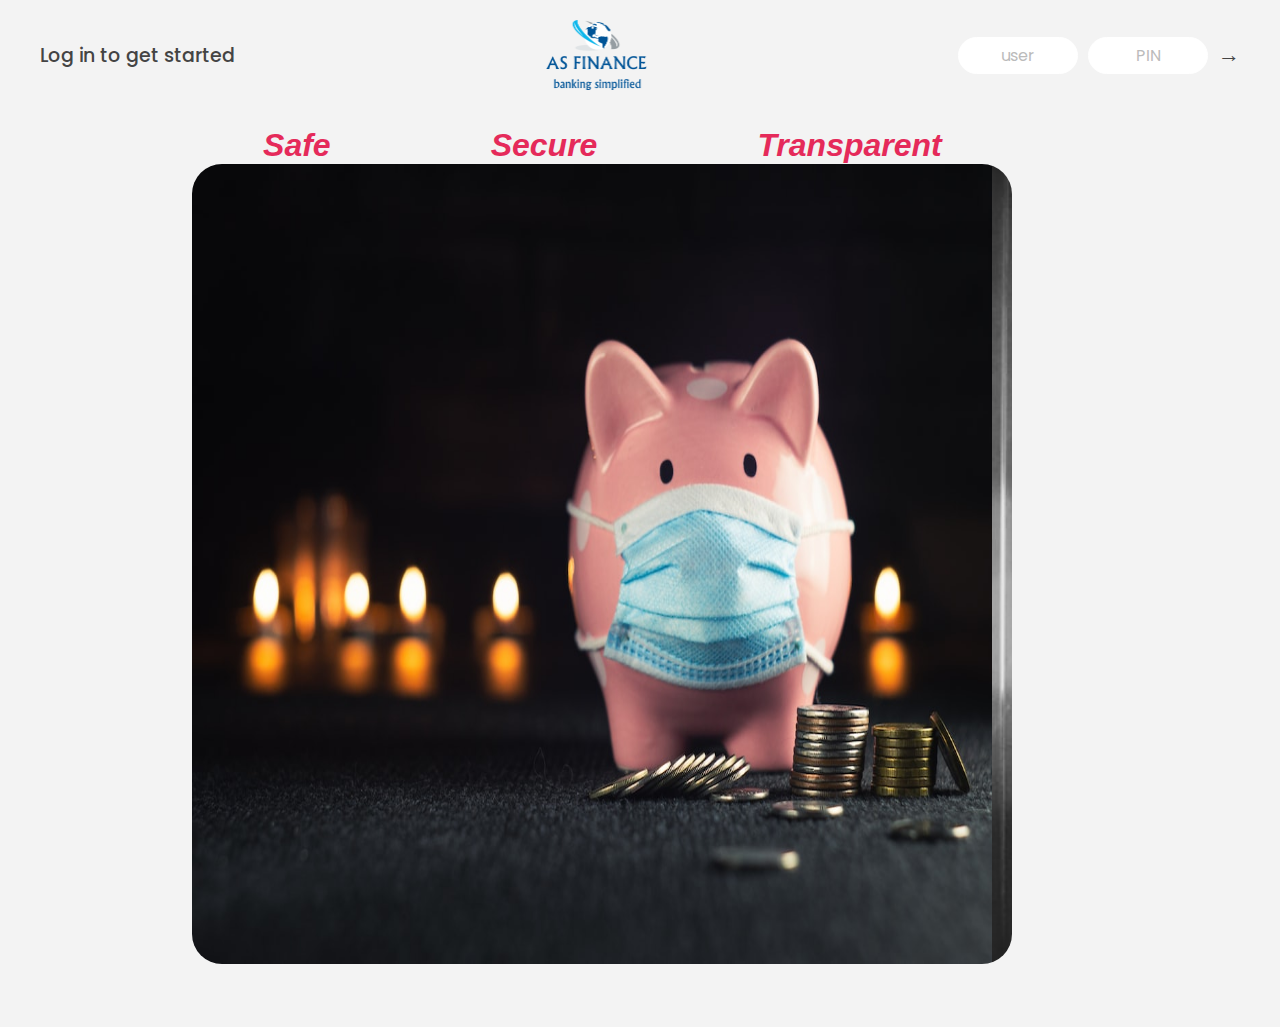
<file: starter/index.html>
<!DOCTYPE html>
<html lang="en">
  <head>
    <meta charset="UTF-8" />
    <meta name="viewport" content="width=device-width, initial-scale=1.0" />
    <meta http-equiv="X-UA-Compatible" content="ie=edge" />
    <link rel="shortcut icon" type="image/png" href="/icon.png" />

    <link
      href="https://fonts.googleapis.com/css?family=Poppins:400,500,600&display=swap"
      rel="stylesheet"
    />

    <link rel="stylesheet" href="style.css" />
    <title>Bankist</title>
  </head>
  <body>
    <!-- TOP NAVIGATION -->
    <nav>
      <p class="welcome">Log in to get started</p>
      <img src="logo.png" alt="Logo" class="logo" />
      <form class="login">
        <input
          type="text"
          placeholder="user"
          class="login__input login__input--user"
        />
        <!-- In practice, use type="password" -->
        <input
          type="text"
          placeholder="PIN"
          maxlength="4"
          class="login__input login__input--pin"
        />
        <button class="login__btn">&rarr;</button>
      </form>
    </nav>
    <div class="done">Done</div>
    <center>
      <div class="card">
        <ul>
          <li class="list"><b> Safe</b></li>
          <li class="list"><b> Secure </b></li>
          <li class="list"><b> Transparent </b></li>
        </ul>
        <div class="cards">
          <div class="card-item">
            <img src="pic1.jfif" alt="" height="800px" />
          </div>

          <div class="card-item">
            <img src="pic2.jfif" alt="" width="800px" />
          </div>

          <div class="card-item">
            <img src="pic3.jfif" alt="" height="800px" />
          </div>
        </div>
      </div>
    </center>
    <main class="app">
      <!-- BALANCE -->
      <div class="balance">
        <div>
          <p class="balance__label">Current balance</p>
          <p class="balance__date">
            As of <span class="date">05/03/2037</span>
          </p>
        </div>
        <p class="balance__value">0000€</p>
      </div>

      <!-- MOVEMENTS -->
      <div class="movements">
        <div class="movements__row">
          <div class="movements__type movements__type--deposit">2 deposit</div>
          <div class="movements__date">3 days ago</div>
          <div class="movements__value">4 000€</div>
        </div>
        <div class="movements__row">
          <div class="movements__type movements__type--withdrawal">
            1 withdrawal
          </div>
          <div class="movements__date">24/01/2037</div>
          <div class="movements__value">-378€</div>
        </div>
      </div>

      <!-- SUMMARY -->
      <div class="summary">
        <p class="summary__label">In</p>
        <p class="summary__value summary__value--in">0000€</p>
        <p class="summary__label">Out</p>
        <p class="summary__value summary__value--out">0000€</p>
        <p class="summary__label">Interest</p>
        <p class="summary__value summary__value--interest">0000€</p>
        <button class="btn--sort">&downarrow; SORT</button>
      </div>

      <!-- OPERATION: TRANSFERS -->
      <div class="operation operation--transfer">
        <h2>Transfer money</h2>
        <form class="form form--transfer">
          <input type="text" class="form__input form__input--to" />
          <input type="number" class="form__input form__input--amount" />
          <button class="form__btn form__btn--transfer">&rarr;</button>
          <label class="form__label">Transfer to</label>
          <label class="form__label">Amount</label>
        </form>
      </div>

      <!-- OPERATION: LOAN -->
      <div class="operation operation--loan">
        <h2>Request loan</h2>
        <form class="form form--loan">
          <input type="number" class="form__input form__input--loan-amount" />
          <button class="form__btn form__btn--loan">&rarr;</button>
          <label class="form__label form__label--loan">Amount</label>
        </form>
      </div>

      <!-- OPERATION: CLOSE -->
      <div class="operation operation--close">
        <h2>Close account</h2>
        <form class="form form--close">
          <input type="text" class="form__input form__input--user" />
          <input
            type="password"
            maxlength="6"
            class="form__input form__input--pin"
          />
          <button class="form__btn form__btn--close">&rarr;</button>
          <label class="form__label">Confirm user</label>
          <label class="form__label">Confirm PIN</label>
        </form>
      </div>

      <!-- LOGOUT TIMER -->
      <p class="logout-timer">
        You will be logged out in <span class="timer">05:00</span>
      </p>
    </main>

    <!-- <footer>
      &copy; by Jonas Schmedtmann. Don't claim as your own :)
    </footer> -->

    <script src="script.js"></script>
  </body>
</html>
</file>
<file: starter/style.css>
/*
 * Use this CSS to learn some intersting techniques,
 * in case you're wondering how I built the UI.
 * Have fun! 😁
 */

* {
  margin: 0;
  padding: 0;
  box-sizing: inherit;
}

html {
  font-size: 62.5%;
  box-sizing: border-box;
}
.card ul {
  color: #e52a5a;
  display: inline-flex;
  flex-direction: row;
}
.card ul li {
  list-style: none;
  font-size: xx-large;
  font-style: italic;
  margin: 0 80px;
}
/* .list {
  color: #e52a5a;
  display: inline-flex;
  flex-direction: row;
  justify-content: center;
} */
body {
  font-family: 'Poppins', sans-serif;
  color: #444;
  background-color: #f3f3f3;
  height: 100vh;
  padding: 2rem;
}

nav {
  display: flex;
  justify-content: space-between;
  align-items: center;
  padding: 0 2rem;
}

.welcome {
  font-size: 1.9rem;
  font-weight: 500;
}
.done {
  background-color: #39b385;
  color: white;
  /* border: 55rem; */
  padding: 5rem;
  /* align-items: center; */
  width: 50%;
  text-align: center;
  font-size: 60px;
  border-radius: 15px;
  /* opacity: 100; */
  /* animation: tick ; */
  transition: border-radius 15px;
  /* transition: ms; */
  display: none;
  z-index: 9;
  position: absolute;
  margin: 20vh 24vw 20vh 24vw;

  /* @keyframes done {
  0%{opacity: 0;}
  100%{opacity: 1;}
} */
}
.card {
  max-width: 91vw;
  margin: 37px auto;
  font-family: 'Ubuntu', sans-serif;
  z-index: 9;
  position: absolute;
  width: 100%;
  height: 100%;
}
.cards {
  display: flex;
  flex-direction: row;
  width: 820px;
  align-items: center;
  overflow: scroll;
  border-radius: 30px;
}
/* .slider {
  margin: auto;
  width: 80vw;
  margin: 12px auto;
  overflow: scroll;
} */
.card-item {
  display: inline-flex;
  justify-content: center;
  flex-direction: column;
  margin: auto;
  min-height: calc(100vh - 100px - 12vh);
  width: 800px;
}

.logo {
  height: 7rem;
}

.login {
  display: flex;
}

.login__input {
  border: none;
  padding: 0.5rem 2rem;
  font-size: 1.6rem;
  font-family: inherit;
  text-align: center;
  width: 12rem;
  border-radius: 10rem;
  margin-right: 1rem;
  color: inherit;
  border: 1px solid #fff;
  transition: all 0.3s;
}

.login__input:focus {
  outline: none;
  border: 1px solid #ccc;
}

.login__input::placeholder {
  color: #bbb;
}

.login__btn {
  border: none;
  background: none;
  font-size: 2.2rem;
  color: inherit;
  cursor: pointer;
  transition: all 0.3s;
}

.login__btn:hover,
.login__btn:focus,
.btn--sort:hover,
.btn--sort:focus {
  outline: none;
  color: #777;
}

/* MAIN */
.app {
  position: relative;
  max-width: 100rem;
  margin: 4rem auto;
  display: grid;
  grid-template-columns: 4fr 3fr;
  grid-template-rows: auto repeat(3, 15rem) auto;
  gap: 2rem;

  /* NOTE This creates the fade in/out anumation */
  opacity: 0;
  transition: all 1s;
}

.balance {
  grid-column: 1 / span 2;
  display: flex;
  align-items: flex-end;
  justify-content: space-between;
  margin-bottom: 2rem;
}

.balance__label {
  font-size: 2.2rem;
  font-weight: 500;
  margin-bottom: -0.2rem;
}

.balance__date {
  font-size: 1.4rem;
  color: #888;
}

.balance__value {
  font-size: 4.5rem;
  font-weight: 400;
}

/* MOVEMENTS */
.movements {
  grid-row: 2 / span 3;
  background-color: #fff;
  border-radius: 1rem;
  overflow: scroll;
}

.movements__row {
  padding: 2.25rem 4rem;
  display: flex;
  align-items: center;
  border-bottom: 1px solid #eee;
}

.movements__type {
  font-size: 1.1rem;
  text-transform: uppercase;
  font-weight: 500;
  color: #fff;
  padding: 0.1rem 1rem;
  border-radius: 10rem;
  margin-right: 2rem;
}

.movements__date {
  font-size: 1.1rem;
  text-transform: uppercase;
  font-weight: 500;
  color: #666;
}

.movements__type--deposit {
  background-image: linear-gradient(to top left, #39b385, #9be15d);
}

.movements__type--withdrawal {
  background-image: linear-gradient(to top left, #e52a5a, #ff585f);
}

.movements__value {
  font-size: 1.7rem;
  margin-left: auto;
}

/* SUMMARY */
.summary {
  grid-row: 5 / 6;
  display: flex;
  align-items: baseline;
  padding: 0 0.3rem;
  margin-top: 1rem;
}

.summary__label {
  font-size: 1.2rem;
  font-weight: 500;
  text-transform: uppercase;
  margin-right: 0.8rem;
}

.summary__value {
  font-size: 2.2rem;
  margin-right: 2.5rem;
}

.summary__value--in,
.summary__value--interest {
  color: #66c873;
}

.summary__value--out {
  color: #f5465d;
}

.btn--sort {
  margin-left: auto;
  border: none;
  background: none;
  font-size: 1.3rem;
  font-weight: 500;
  cursor: pointer;
}

/* OPERATIONS */
.operation {
  border-radius: 1rem;
  padding: 3rem 4rem;
  color: #333;
}

.operation--transfer {
  background-image: linear-gradient(to top left, #ffb003, #ffcb03);
}

.operation--loan {
  background-image: linear-gradient(to top left, #39b385, #9be15d);
}

.operation--close {
  background-image: linear-gradient(to top left, #e52a5a, #ff585f);
}

h2 {
  margin-bottom: 1.5rem;
  font-size: 1.7rem;
  font-weight: 600;
  color: #333;
}

.form {
  display: grid;
  grid-template-columns: 2.5fr 2.5fr 1fr;
  grid-template-rows: auto auto;
  gap: 0.4rem 1rem;
}

/* Exceptions for interst */
.form.form--loan {
  grid-template-columns: 2.5fr 1fr 2.5fr;
}
.form__label--loan {
  grid-row: 2;
}
/* End exceptions */

.form__input {
  width: 100%;
  border: none;
  background-color: rgba(255, 255, 255, 0.4);
  font-family: inherit;
  font-size: 1.5rem;
  text-align: center;
  color: #333;
  padding: 0.3rem 1rem;
  border-radius: 0.7rem;
  transition: all 0.3s;
}

.form__input:focus {
  outline: none;
  background-color: rgba(255, 255, 255, 0.6);
}

.form__label {
  font-size: 1.3rem;
  text-align: center;
}

.form__btn {
  border: none;
  border-radius: 0.7rem;
  font-size: 1.8rem;
  background-color: #fff;
  cursor: pointer;
  transition: all 0.3s;
}

.form__btn:focus {
  outline: none;
  background-color: rgba(255, 255, 255, 0.8);
}

.logout-timer {
  padding: 0 0.3rem;
  margin-top: 1.9rem;
  text-align: right;
  font-size: 1.25rem;
}

.timer {
  font-weight: 600;
}
</file>
